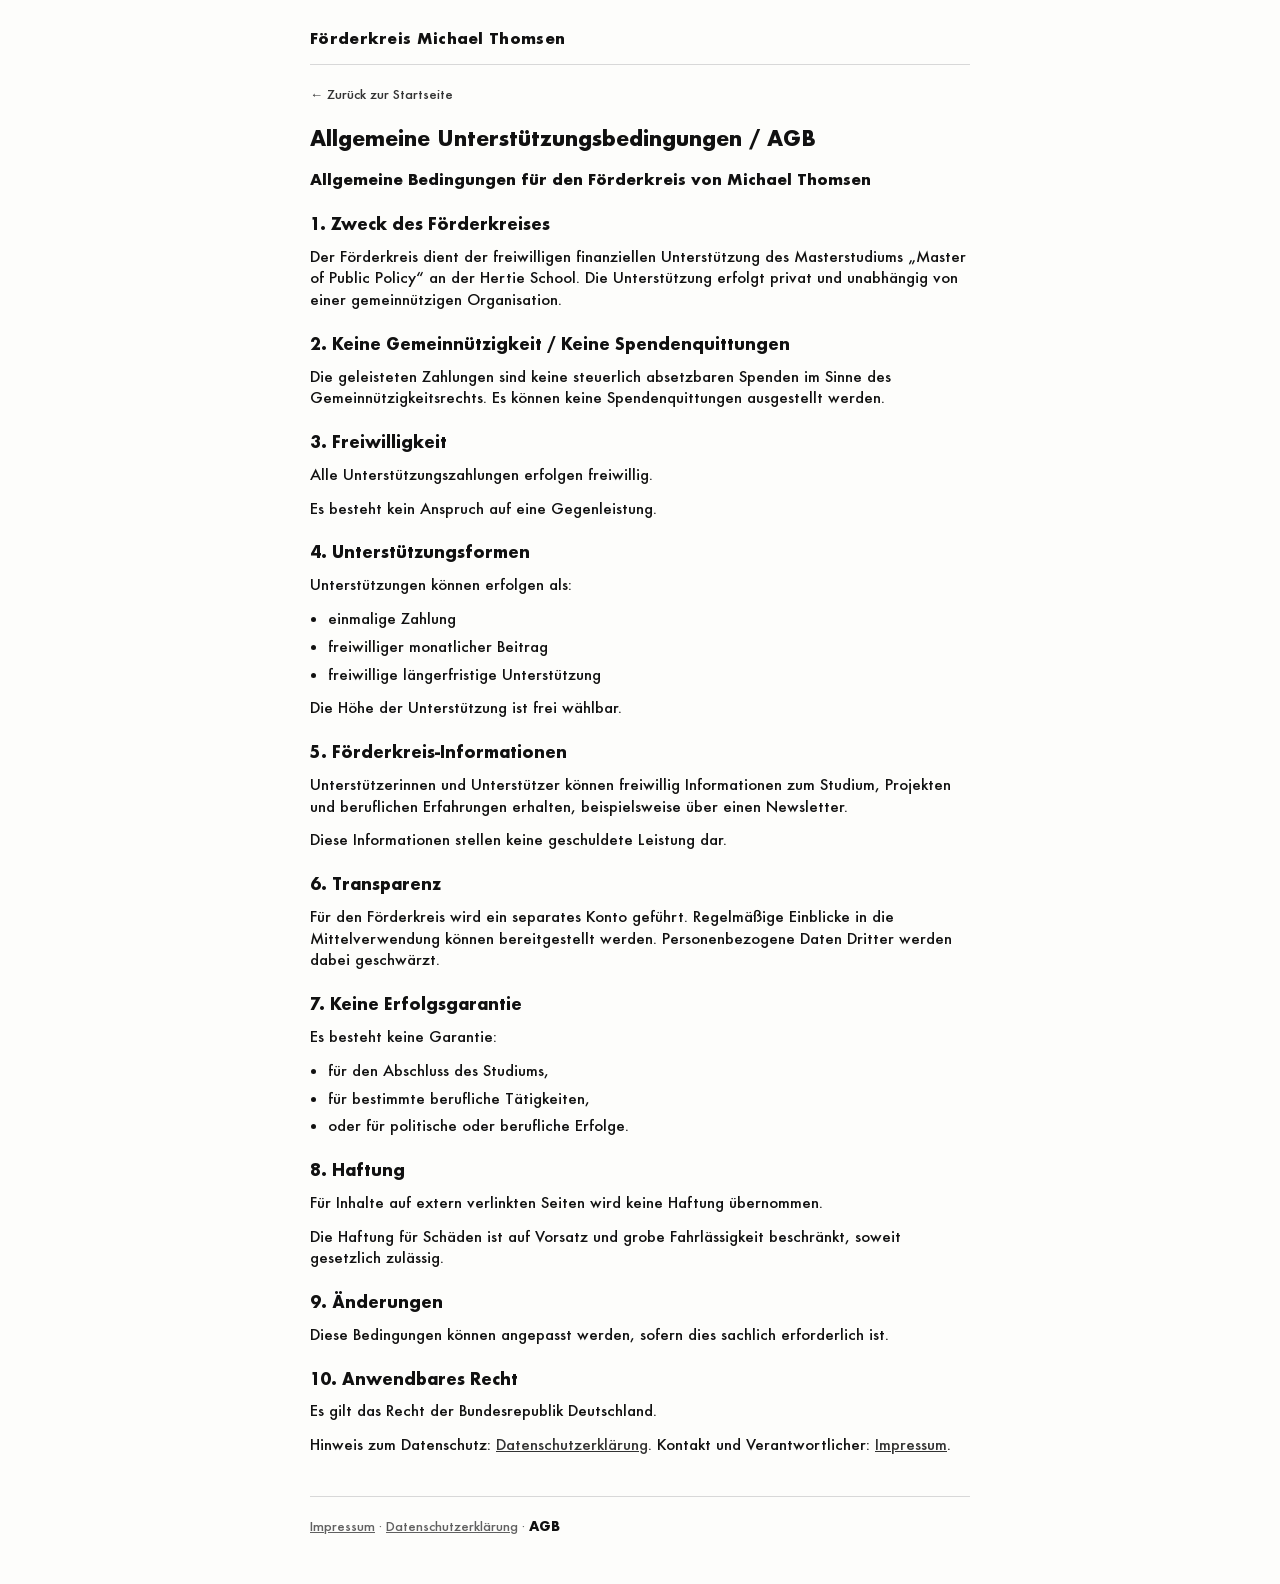
<file: agb.html>
<!doctype html>
<html lang="de">
<head>
  <meta charset="UTF-8" />
  <meta name="viewport" content="width=device-width, initial-scale=1.0" />
  <title>AGB – Förderkreis Michael Thomsen</title>
  <link rel="stylesheet" href="./css/legal.css" />
</head>
<body>
  <header class="legal-site-header">
    <a class="legal-site-title" href="./">Förderkreis Michael Thomsen</a>
  </header>
  <p class="back"><a href="./">← Zurück zur Startseite</a></p>
  <main>
    <h1>Allgemeine Unterstützungsbedingungen / AGB</h1>
    <p><strong>Allgemeine Bedingungen für den Förderkreis von Michael Thomsen</strong></p>

    <h2>1. Zweck des Förderkreises</h2>
    <p>
      Der Förderkreis dient der freiwilligen finanziellen Unterstützung des Masterstudiums „Master of Public Policy“ an der Hertie School.
      Die Unterstützung erfolgt privat und unabhängig von einer gemeinnützigen Organisation.
    </p>

    <h2>2. Keine Gemeinnützigkeit / Keine Spendenquittungen</h2>
    <p>
      Die geleisteten Zahlungen sind keine steuerlich absetzbaren Spenden im Sinne des Gemeinnützigkeitsrechts.
      Es können keine Spendenquittungen ausgestellt werden.
    </p>

    <h2>3. Freiwilligkeit</h2>
    <p>Alle Unterstützungszahlungen erfolgen freiwillig.</p>
    <p>Es besteht kein Anspruch auf eine Gegenleistung.</p>

    <h2>4. Unterstützungsformen</h2>
    <p>Unterstützungen können erfolgen als:</p>
    <ul>
      <li>einmalige Zahlung</li>
      <li>freiwilliger monatlicher Beitrag</li>
      <li>freiwillige längerfristige Unterstützung</li>
    </ul>
    <p>Die Höhe der Unterstützung ist frei wählbar.</p>

    <h2>5. Förderkreis-Informationen</h2>
    <p>
      Unterstützerinnen und Unterstützer können freiwillig Informationen zum Studium, Projekten und beruflichen Erfahrungen erhalten,
      beispielsweise über einen Newsletter.
    </p>
    <p>Diese Informationen stellen keine geschuldete Leistung dar.</p>

    <h2>6. Transparenz</h2>
    <p>
      Für den Förderkreis wird ein separates Konto geführt. Regelmäßige Einblicke in die Mittelverwendung können bereitgestellt werden.
      Personenbezogene Daten Dritter werden dabei geschwärzt.
    </p>

    <h2>7. Keine Erfolgsgarantie</h2>
    <p>Es besteht keine Garantie:</p>
    <ul>
      <li>für den Abschluss des Studiums,</li>
      <li>für bestimmte berufliche Tätigkeiten,</li>
      <li>oder für politische oder berufliche Erfolge.</li>
    </ul>

    <h2>8. Haftung</h2>
    <p>Für Inhalte auf extern verlinkten Seiten wird keine Haftung übernommen.</p>
    <p>
      Die Haftung für Schäden ist auf Vorsatz und grobe Fahrlässigkeit beschränkt, soweit gesetzlich zulässig.
    </p>

    <h2>9. Änderungen</h2>
    <p>Diese Bedingungen können angepasst werden, sofern dies sachlich erforderlich ist.</p>

    <h2>10. Anwendbares Recht</h2>
    <p>Es gilt das Recht der Bundesrepublik Deutschland.</p>

    <p>
      Hinweis zum Datenschutz: <a href="./datenschutz.html">Datenschutzerklärung</a>.
      Kontakt und Verantwortlicher: <a href="./impressum.html">Impressum</a>.
    </p>
  </main>
  <footer class="legal-nav" aria-label="Rechtliches">
    <a href="./impressum.html">Impressum</a>
    <span aria-hidden="true"> · </span>
    <a href="./datenschutz.html">Datenschutzerklärung</a>
    <span aria-hidden="true"> · </span>
    <a href="./agb.html" aria-current="page">AGB</a>
  </footer>
</body>
</html>
</file>
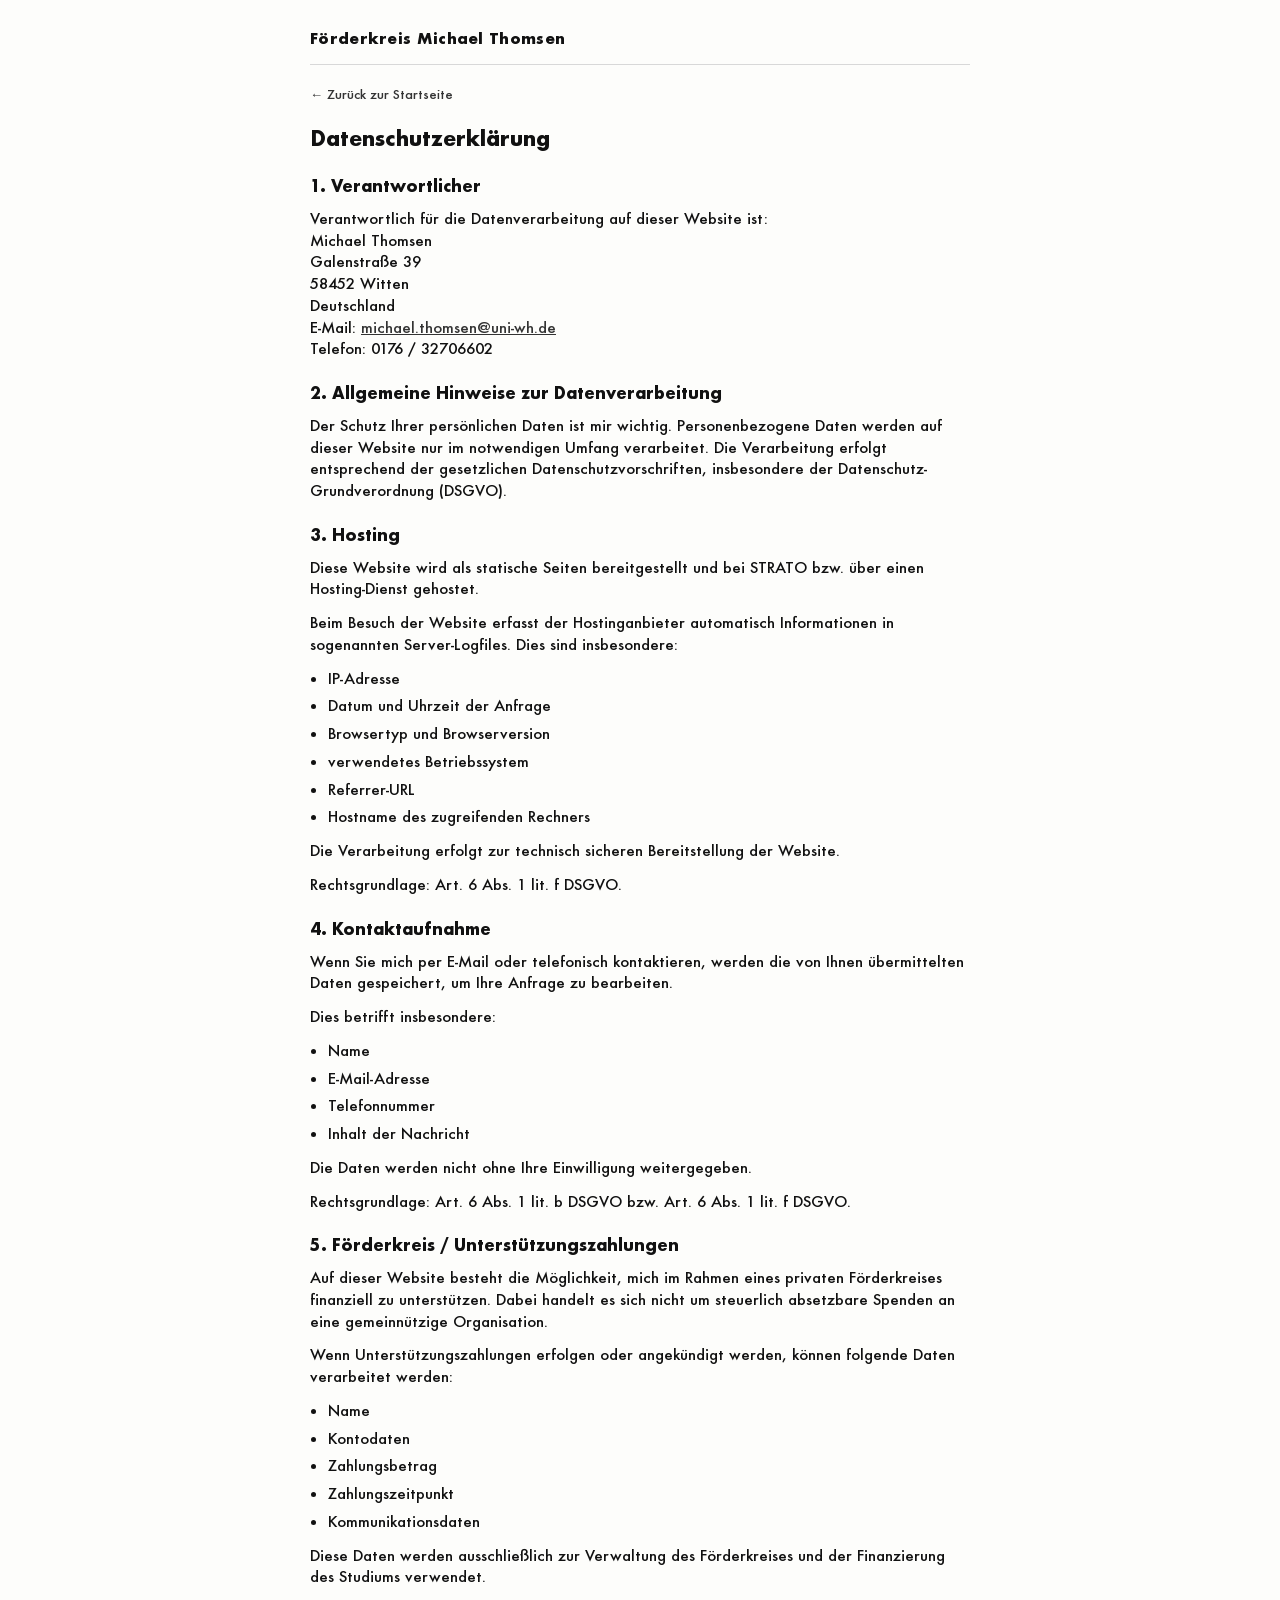
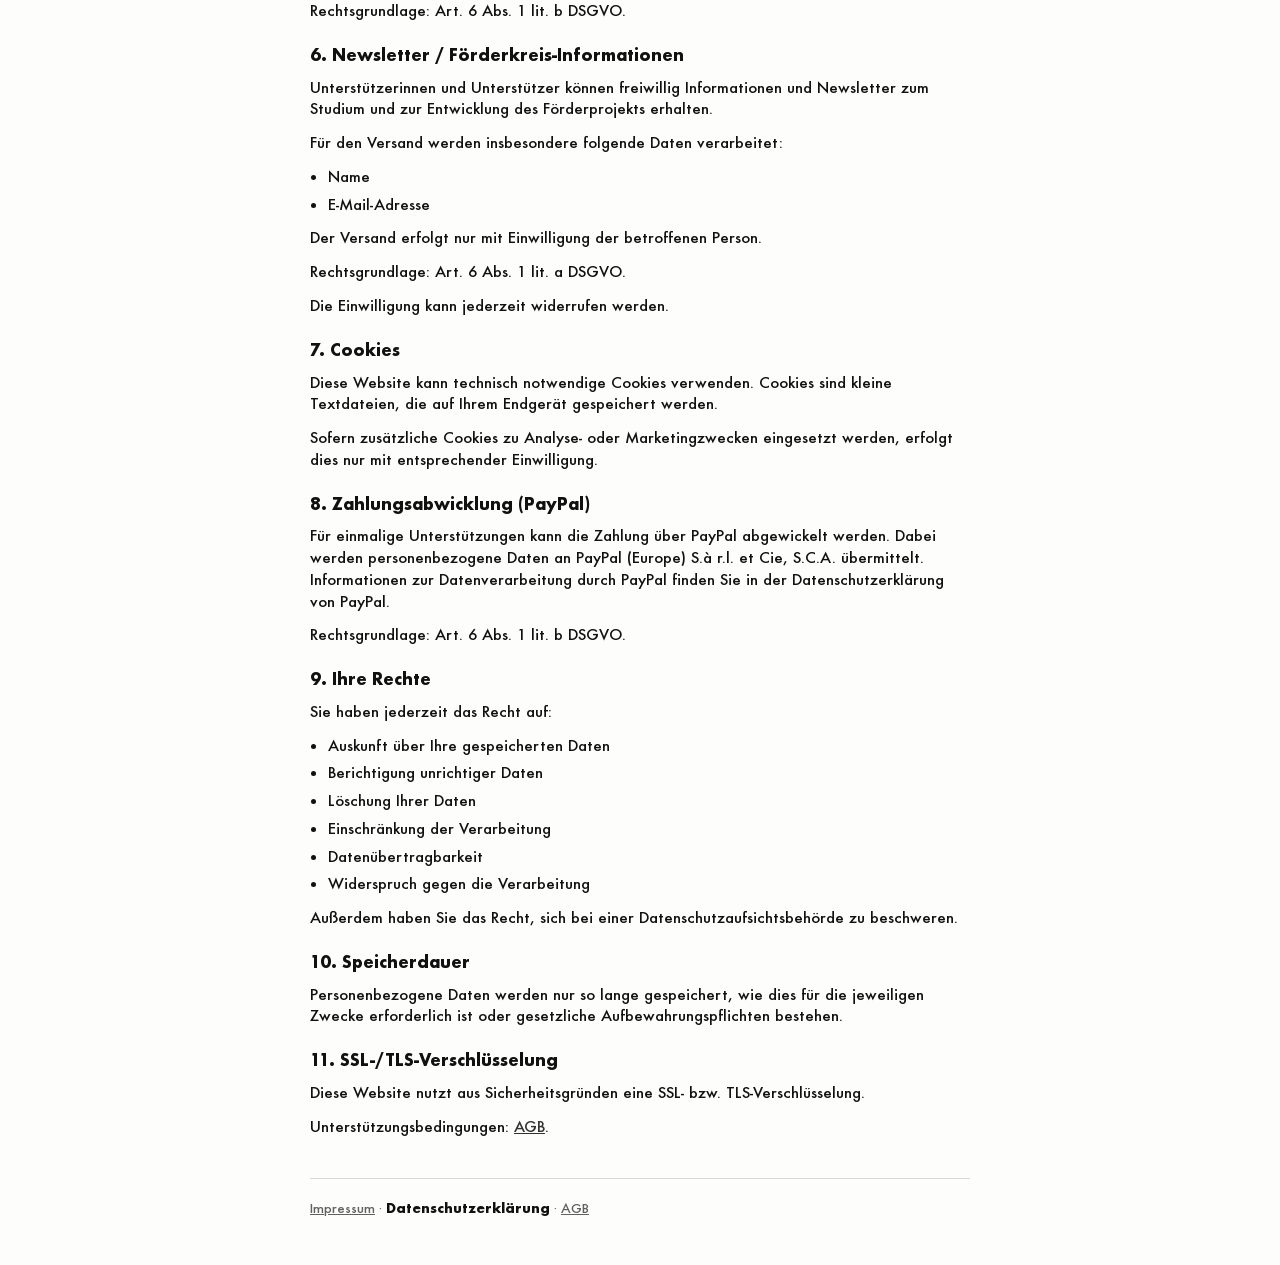
<file: datenschutz.html>
<!doctype html>
<html lang="de">
<head>
  <meta charset="UTF-8" />
  <meta name="viewport" content="width=device-width, initial-scale=1.0" />
  <title>Datenschutzerklärung – Michael Thomsen</title>
  <link rel="stylesheet" href="./css/legal.css" />
</head>
<body>
  <header class="legal-site-header">
    <a class="legal-site-title" href="./">Förderkreis Michael Thomsen</a>
  </header>
  <p class="back"><a href="./">← Zurück zur Startseite</a></p>
  <main>
    <h1>Datenschutzerklärung</h1>

    <h2>1. Verantwortlicher</h2>
    <p>
      Verantwortlich für die Datenverarbeitung auf dieser Website ist:<br />
      Michael Thomsen<br />
      Galenstraße 39<br />
      58452 Witten<br />
      Deutschland<br />
      E-Mail: <a href="mailto:michael.thomsen@uni-wh.de">michael.thomsen@uni-wh.de</a><br />
      Telefon: 0176 / 32706602
    </p>

    <h2>2. Allgemeine Hinweise zur Datenverarbeitung</h2>
    <p>
      Der Schutz Ihrer persönlichen Daten ist mir wichtig. Personenbezogene Daten werden auf dieser Website nur im notwendigen Umfang verarbeitet. Die Verarbeitung erfolgt entsprechend der gesetzlichen Datenschutzvorschriften, insbesondere der Datenschutz-Grundverordnung (DSGVO).
    </p>

    <h2>3. Hosting</h2>
    <p>Diese Website wird als statische Seiten bereitgestellt und bei STRATO bzw. über einen Hosting-Dienst gehostet.</p>
    <p>Beim Besuch der Website erfasst der Hostinganbieter automatisch Informationen in sogenannten Server-Logfiles. Dies sind insbesondere:</p>
    <ul>
      <li>IP-Adresse</li>
      <li>Datum und Uhrzeit der Anfrage</li>
      <li>Browsertyp und Browserversion</li>
      <li>verwendetes Betriebssystem</li>
      <li>Referrer-URL</li>
      <li>Hostname des zugreifenden Rechners</li>
    </ul>
    <p>Die Verarbeitung erfolgt zur technisch sicheren Bereitstellung der Website.</p>
    <p>Rechtsgrundlage: Art. 6 Abs. 1 lit. f DSGVO.</p>

    <h2>4. Kontaktaufnahme</h2>
    <p>Wenn Sie mich per E-Mail oder telefonisch kontaktieren, werden die von Ihnen übermittelten Daten gespeichert, um Ihre Anfrage zu bearbeiten.</p>
    <p>Dies betrifft insbesondere:</p>
    <ul>
      <li>Name</li>
      <li>E-Mail-Adresse</li>
      <li>Telefonnummer</li>
      <li>Inhalt der Nachricht</li>
    </ul>
    <p>Die Daten werden nicht ohne Ihre Einwilligung weitergegeben.</p>
    <p>Rechtsgrundlage: Art. 6 Abs. 1 lit. b DSGVO bzw. Art. 6 Abs. 1 lit. f DSGVO.</p>

    <h2>5. Förderkreis / Unterstützungszahlungen</h2>
    <p>
      Auf dieser Website besteht die Möglichkeit, mich im Rahmen eines privaten Förderkreises finanziell zu unterstützen. Dabei handelt es sich nicht um steuerlich absetzbare Spenden an eine gemeinnützige Organisation.
    </p>
    <p>Wenn Unterstützungszahlungen erfolgen oder angekündigt werden, können folgende Daten verarbeitet werden:</p>
    <ul>
      <li>Name</li>
      <li>Kontodaten</li>
      <li>Zahlungsbetrag</li>
      <li>Zahlungszeitpunkt</li>
      <li>Kommunikationsdaten</li>
    </ul>
    <p>Diese Daten werden ausschließlich zur Verwaltung des Förderkreises und der Finanzierung des Studiums verwendet.</p>
    <p>Rechtsgrundlage: Art. 6 Abs. 1 lit. b DSGVO.</p>

    <h2>6. Newsletter / Förderkreis-Informationen</h2>
    <p>
      Unterstützerinnen und Unterstützer können freiwillig Informationen und Newsletter zum Studium und zur Entwicklung des Förderprojekts erhalten.
    </p>
    <p>Für den Versand werden insbesondere folgende Daten verarbeitet:</p>
    <ul>
      <li>Name</li>
      <li>E-Mail-Adresse</li>
    </ul>
    <p>Der Versand erfolgt nur mit Einwilligung der betroffenen Person.</p>
    <p>Rechtsgrundlage: Art. 6 Abs. 1 lit. a DSGVO.</p>
    <p>Die Einwilligung kann jederzeit widerrufen werden.</p>

    <h2>7. Cookies</h2>
    <p>
      Diese Website kann technisch notwendige Cookies verwenden. Cookies sind kleine Textdateien, die auf Ihrem Endgerät gespeichert werden.
    </p>
    <p>
      Sofern zusätzliche Cookies zu Analyse- oder Marketingzwecken eingesetzt werden, erfolgt dies nur mit entsprechender Einwilligung.
    </p>

    <h2>8. Zahlungsabwicklung (PayPal)</h2>
    <p>
      Für einmalige Unterstützungen kann die Zahlung über PayPal abgewickelt werden. Dabei werden personenbezogene Daten an PayPal (Europe) S.à r.l. et Cie, S.C.A. übermittelt.
      Informationen zur Datenverarbeitung durch PayPal finden Sie in der Datenschutzerklärung von PayPal.
    </p>
    <p>Rechtsgrundlage: Art. 6 Abs. 1 lit. b DSGVO.</p>

    <h2>9. Ihre Rechte</h2>
    <p>Sie haben jederzeit das Recht auf:</p>
    <ul>
      <li>Auskunft über Ihre gespeicherten Daten</li>
      <li>Berichtigung unrichtiger Daten</li>
      <li>Löschung Ihrer Daten</li>
      <li>Einschränkung der Verarbeitung</li>
      <li>Datenübertragbarkeit</li>
      <li>Widerspruch gegen die Verarbeitung</li>
    </ul>
    <p>Außerdem haben Sie das Recht, sich bei einer Datenschutzaufsichtsbehörde zu beschweren.</p>

    <h2>10. Speicherdauer</h2>
    <p>
      Personenbezogene Daten werden nur so lange gespeichert, wie dies für die jeweiligen Zwecke erforderlich ist oder gesetzliche Aufbewahrungspflichten bestehen.
    </p>

    <h2>11. SSL-/TLS-Verschlüsselung</h2>
    <p>Diese Website nutzt aus Sicherheitsgründen eine SSL- bzw. TLS-Verschlüsselung.</p>

    <p>
      Unterstützungsbedingungen: <a href="./agb.html">AGB</a>.
    </p>
  </main>
  <footer class="legal-nav" aria-label="Rechtliches">
    <a href="./impressum.html">Impressum</a>
    <span aria-hidden="true"> · </span>
    <a href="./datenschutz.html" aria-current="page">Datenschutzerklärung</a>
    <span aria-hidden="true"> · </span>
    <a href="./agb.html">AGB</a>
  </footer>
</body>
</html>
</file>
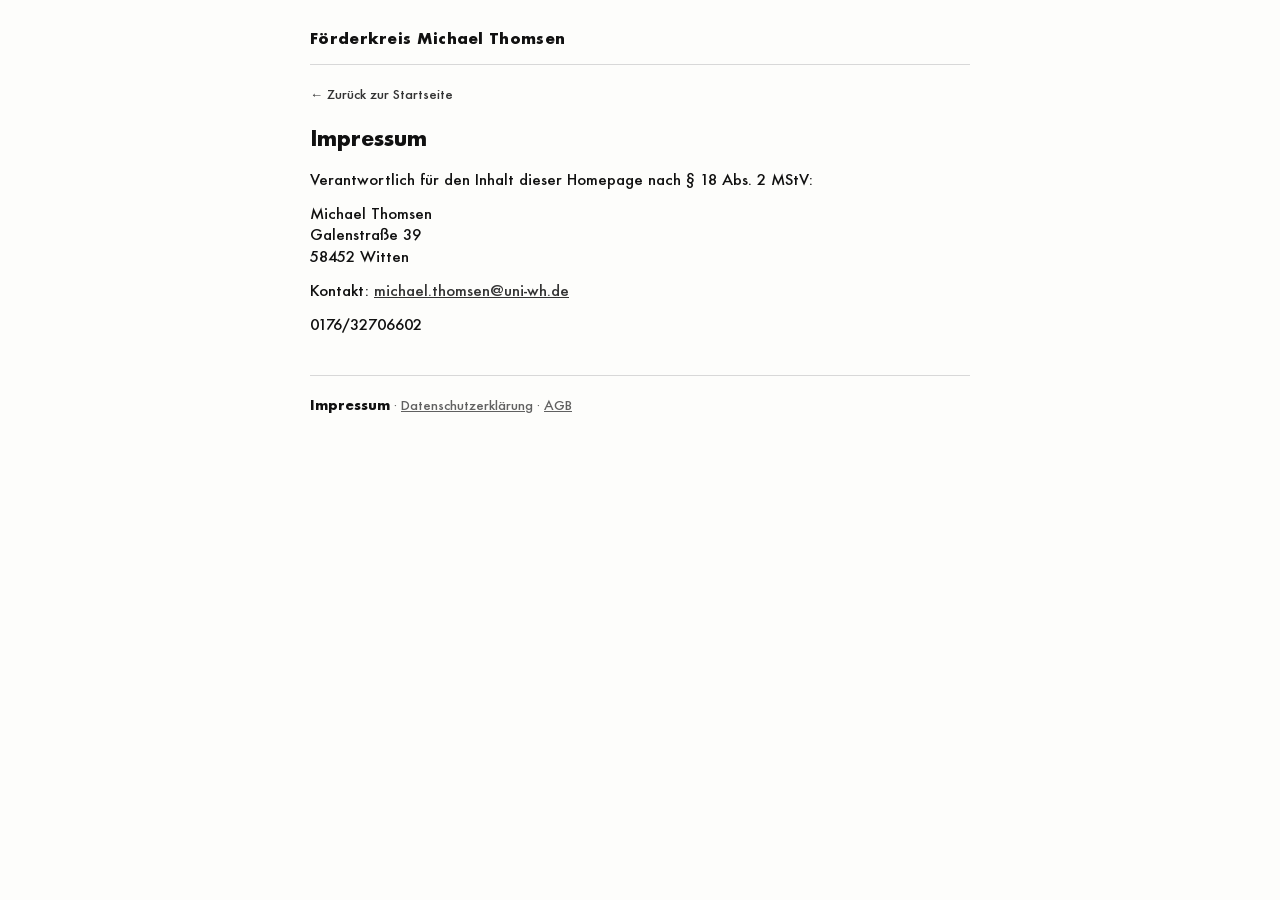
<file: impressum.html>
<!doctype html>
<html lang="de">
<head>
  <meta charset="UTF-8" />
  <meta name="viewport" content="width=device-width, initial-scale=1.0" />
  <title>Impressum – Förderkreis Michael Thomsen</title>
  <link rel="stylesheet" href="./css/legal.css" />
</head>
<body>
  <header class="legal-site-header">
    <a class="legal-site-title" href="./">Förderkreis Michael Thomsen</a>
  </header>
  <p class="back"><a href="./">← Zurück zur Startseite</a></p>
  <main>
    <h1>Impressum</h1>
    <p>Verantwortlich für den Inhalt dieser Homepage nach § 18 Abs. 2 MStV:</p>
    <p>
      Michael Thomsen<br />
      Galenstraße 39<br />
      58452 Witten
    </p>
    <p>Kontakt: <a href="mailto:michael.thomsen@uni-wh.de">michael.thomsen@uni-wh.de</a></p>
    <p>0176/32706602</p>
  </main>
  <footer class="legal-nav" aria-label="Rechtliches">
    <a href="./impressum.html" aria-current="page">Impressum</a>
    <span aria-hidden="true"> · </span>
    <a href="./datenschutz.html">Datenschutzerklärung</a>
    <span aria-hidden="true"> · </span>
    <a href="./agb.html">AGB</a>
  </footer>
</body>
</html>
</file>
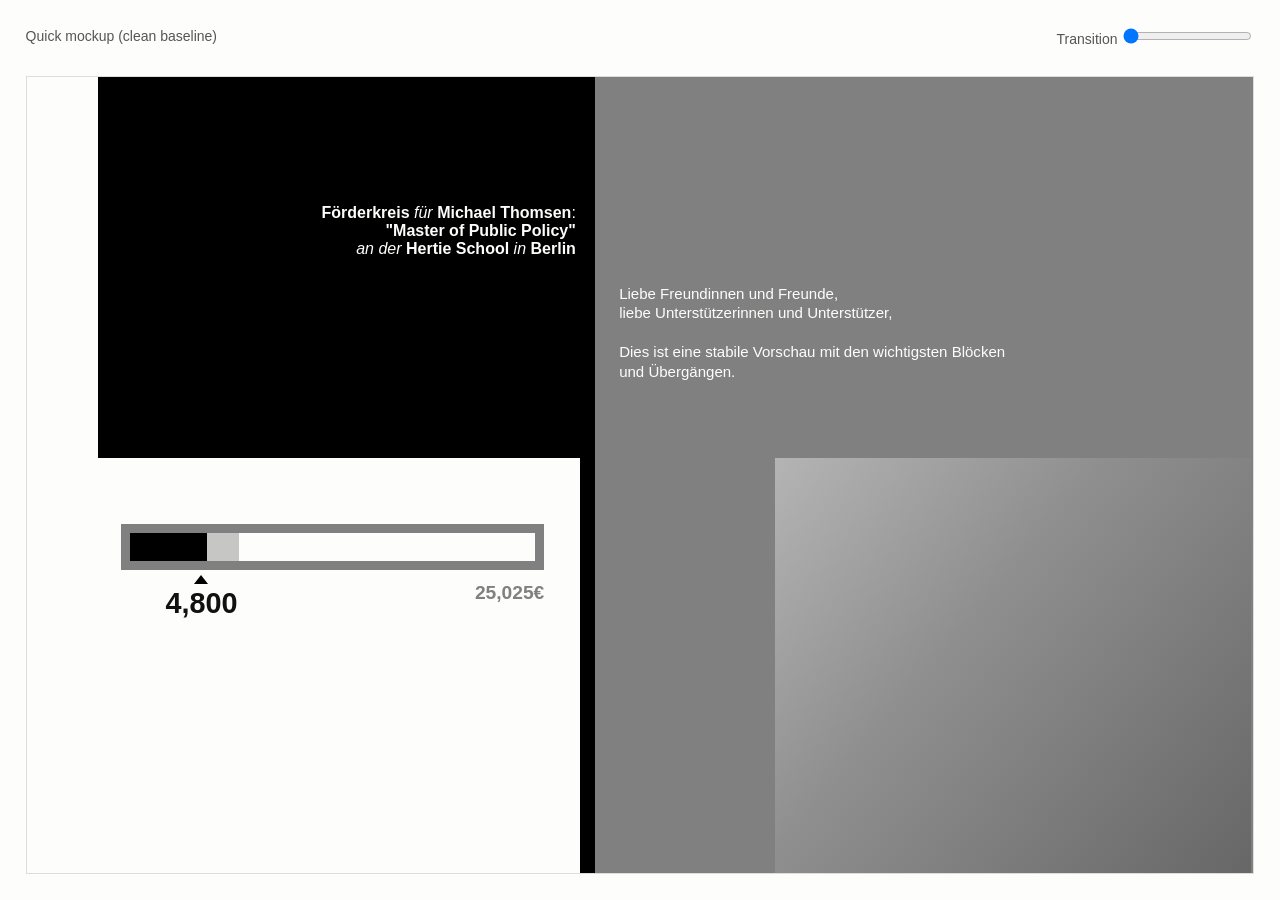
<file: quick-mockup.html>
<!doctype html>
<html lang="de">
<head>
  <meta charset="UTF-8" />
  <meta name="viewport" content="width=device-width, initial-scale=1.0" />
  <title>Michi Quick Mockup</title>
  <style>
    :root {
      --paper: #fdfdfb;
      --ink: #111;
      --line: #808080;
      --dark: #000;
      --w: min(96vw, 1280px);
      --h: calc(var(--w) * 0.65);
      --s: calc(var(--w) / 1280);
      --p: 0;
    }

    * { box-sizing: border-box; }
    body {
      margin: 0;
      min-height: 100vh;
      display: grid;
      place-items: center;
      gap: 14px;
      background: var(--paper);
      font-family: "Futura", "Avenir Next", Arial, sans-serif;
      color: var(--ink);
      padding: 18px;
    }

    .panel {
      width: var(--w);
      display: flex;
      justify-content: space-between;
      align-items: center;
      font-size: 14px;
      color: #555;
    }

    .stage {
      position: relative;
      width: var(--w);
      height: var(--h);
      overflow: hidden;
      border: 1px solid #ddd;
      background: var(--paper);
    }

    .left-bg {
      position: absolute;
      left: 0;
      top: 0;
      width: 45.1%;
      height: 100%;
      background: var(--paper);
    }

    .divider {
      position: absolute;
      left: 45.1%;
      top: 0;
      width: 1.2%;
      height: 100%;
      background: var(--dark);
      opacity: calc(1 - var(--p) * 0.9);
    }

    .right-grey {
      position: absolute;
      left: 46.3%;
      top: 0;
      width: 53.7%;
      height: 100%;
      background: var(--line);
      opacity: calc(1 - var(--p));
    }

    .hero-block {
      position: absolute;
      left: 5.8%;
      top: 0;
      width: calc(40.4% - (15.2% * var(--p)));
      height: calc(47.8% + (31.4% * var(--p)));
      background: var(--dark);
    }

    .title {
      position: absolute;
      left: calc(-3.491% + (11.907% * var(--p)));
      top: calc(16.016% + (2.990% * var(--p)));
      width: calc(48.262% - (17.637% * var(--p)));
      text-align: right;
      color: var(--paper);
      font-family: "Futura Condensed", "Futura", "Avenir Next Condensed", Arial, sans-serif;
      font-synthesis: style;
      white-space: nowrap;
    }
    .title .line {
      display: block;
      width: 100%;
    }
    .title .w800 {
      font-family: "Futura Condensed", "Futura", "Avenir Next Condensed", Arial, sans-serif;
      font-weight: 800;
      font-style: normal;
    }
    .title .w500i {
      font-family: "Futura Condensed", "Futura", "Avenir Next Condensed", Arial, sans-serif;
      font-weight: 500;
      font-style: italic;
    }
    .title .w500n {
      font-family: "Futura Condensed", "Futura", "Avenir Next Condensed", Arial, sans-serif;
      font-weight: 500;
      font-style: normal;
    }
    .title .l1a { font-size: calc(30.24px * var(--s)); line-height: calc(37.26px * var(--s)); letter-spacing: calc(0.91px * var(--s)); }
    .title .l1b { font-size: calc(26.46px * var(--s)); line-height: calc(37.26px * var(--s)); letter-spacing: calc(0.79px * var(--s)); }
    .title .l2q { font-size: calc(27px * var(--s)); line-height: calc(48.96px * var(--s)); letter-spacing: 0; }
    .title .l2m { font-size: calc(45px * var(--s)); line-height: calc(48.96px * var(--s)); letter-spacing: 0; }
    .title .l3a { font-size: calc(26.46px * var(--s)); line-height: calc(40.86px * var(--s)); letter-spacing: calc(3.70px * var(--s)); }
    .title .l3b { font-size: calc(30.24px * var(--s)); line-height: calc(40.86px * var(--s)); letter-spacing: calc(4.23px * var(--s)); }

    .portrait {
      position: absolute;
      left: calc(61% + (40% * var(--p)));
      top: calc(47.8% + (6% * var(--p)));
      width: 38.8%;
      height: 52.2%;
      background: linear-gradient(130deg, #b4b4b4 0%, #8f8f8f 40%, #676767 100%);
      opacity: calc(1 - var(--p));
      transition: opacity 180ms linear;
    }

    .intro {
      position: absolute;
      left: 48.3%;
      top: 26%;
      width: 32%;
      color: var(--paper);
      font-size: 0.94rem;
      line-height: 1.3;
      opacity: calc(1 - var(--p));
    }

    .nav {
      position: absolute;
      left: 7.6%;
      top: 37%;
      width: 27%;
      color: var(--line);
      font-size: 1.55rem;
      line-height: 1.25;
      opacity: calc(var(--p));
    }
    .nav div { margin: 0 0 14px; }
    .nav .active {
      color: #505050;
      background: var(--paper);
      width: fit-content;
      margin-left: auto;
      padding: 0 10px;
    }

    .progress-wrap {
      position: absolute;
      left: calc(7.7% + (10.8% * var(--p)));
      top: calc(56.2% + (28% * var(--p)));
      width: 34.5%;
    }
    .progress-frame {
      width: 100%;
      height: 46px;
      border: 9px solid var(--line);
      background: var(--paper);
      position: relative;
    }
    .fill { position: absolute; inset: 0 auto 0 0; width: 19%; background: var(--dark); }
    .pending { position: absolute; left: 19%; top: 0; bottom: 0; width: 8%; background: rgba(0, 0, 0, 0.22); }
    .mark {
      position: absolute;
      left: 19%;
      top: 51px;
      width: 0;
      height: 0;
      border-left: 7px solid transparent;
      border-right: 7px solid transparent;
      border-bottom: 9px solid var(--dark);
      transform: translateX(-50%);
    }
    .amount {
      position: absolute;
      left: 19%;
      top: 65px;
      transform: translateX(-50%);
      font-size: 1.8rem;
      font-weight: 700;
      line-height: 1;
    }
    .goal {
      position: absolute;
      right: 0;
      bottom: -34px;
      color: var(--line);
      font-weight: 700;
      font-size: 1.2rem;
    }
  </style>
</head>
<body>
  <div class="panel">
    <div>Quick mockup (clean baseline)</div>
    <label>Transition <input id="progress" type="range" min="0" max="100" value="0" /></label>
  </div>

  <section class="stage" id="stage">
    <div class="left-bg"></div>
    <div class="divider"></div>
    <div class="right-grey"></div>
    <div class="hero-block"></div>

    <div class="title" aria-label="Hero title in three lines">
      <span class="line">
        <span class="w800 l1a">Förderkreis</span><span class="w500i l1a"> </span><span class="w500i l1b">für </span><span class="w800 l1a">Michael Thomsen</span><span class="w500n l1a">:</span>
      </span>
      <span class="line">
        <span class="w800 l2q">"</span><span class="w800 l2m">Master of Public Policy</span><span class="w800 l2q">"</span>
      </span>
      <span class="line">
        <span class="w500i l3a">an der</span><span class="w500i l3b"> </span><span class="w800 l3b">Hertie School</span><span class="w500i l3b"> </span><span class="w500i l3a">in </span><span class="w800 l3b">Berlin</span>
      </span>
    </div>

    <div class="intro">
      Liebe Freundinnen und Freunde,<br />
      liebe Unterstützerinnen und Unterstützer,<br /><br />
      Dies ist eine stabile Vorschau mit den wichtigsten Blöcken und Übergängen.
    </div>

    <div class="portrait" aria-label="portrait placeholder"></div>

    <div class="nav">
      <div class="active">Meine Geschichte</div>
      <div>Warum die Hertie School?</div>
      <div>Die Finanzierung</div>
      <div>Der Förderkreis</div>
    </div>

    <div class="progress-wrap">
      <div class="progress-frame">
        <div class="fill"></div>
        <div class="pending"></div>
      </div>
      <div class="mark"></div>
      <div class="amount">4,800</div>
      <div class="goal">25,025€</div>
    </div>
  </section>

  <script>
    const slider = document.getElementById("progress");
    const stage = document.getElementById("stage");
    slider.addEventListener("input", () => {
      stage.style.setProperty("--p", String(Number(slider.value) / 100));
    });
  </script>
</body>
</html>
</file>
<file: css/legal.css>
@import url("./german-hyphenation.css");

@font-face {
  font-family: "Futura";
  src:
    local("Futura Medium"),
    url("../fonts/futura-medium.ttf") format("truetype");
  font-weight: 500;
  font-style: normal;
  font-display: swap;
}

@font-face {
  font-family: "Futura";
  src:
    local("Futura Bold"),
    url("../fonts/futura-bold.ttf") format("truetype");
  font-weight: 700;
  font-style: normal;
  font-display: swap;
}

html {
  margin: 0;
  background: #fdfdfb;
  color: #111;
  font-family: "Futura", Arial, sans-serif;
  font-size: 15px;
  line-height: 1.45;
}

body {
  margin: 0 auto;
  max-width: 44rem;
  padding: 28px 18px 48px;
}

a {
  color: #333;
}

.legal-site-header {
  margin-bottom: 20px;
  padding-bottom: 14px;
  border-bottom: 1px solid #d8d8d8;
}

.legal-site-title {
  color: #111;
  font-size: 1rem;
  font-weight: 700;
  letter-spacing: 0.02em;
  text-decoration: none;
}

.legal-site-title:hover {
  color: #333;
}

.back {
  font-size: 13px;
  margin: 0 0 20px;
}

.back a {
  text-decoration: none;
}

.back a:hover {
  text-decoration: underline;
}

main {
  margin-bottom: 32px;
}

h1 {
  font-size: 1.35rem;
  font-weight: 700;
  margin: 0 0 16px;
}

h2 {
  font-size: 1.05rem;
  font-weight: 700;
  margin: 22px 0 10px;
}

p {
  margin: 0 0 12px;
}

ul {
  margin: 0 0 12px;
  padding-left: 1.2rem;
}

li {
  margin-bottom: 6px;
}

.legal-nav {
  margin-top: 40px;
  padding-top: 20px;
  border-top: 1px solid #d8d8d8;
  font-size: 13px;
  line-height: 1.45;
  color: #606060;
}

.legal-nav a {
  color: #606060;
  text-decoration: underline;
}

.legal-nav a:hover {
  color: #111;
}

.legal-nav a[aria-current="page"] {
  color: #111;
  font-weight: 700;
  text-decoration: none;
}
</file>
